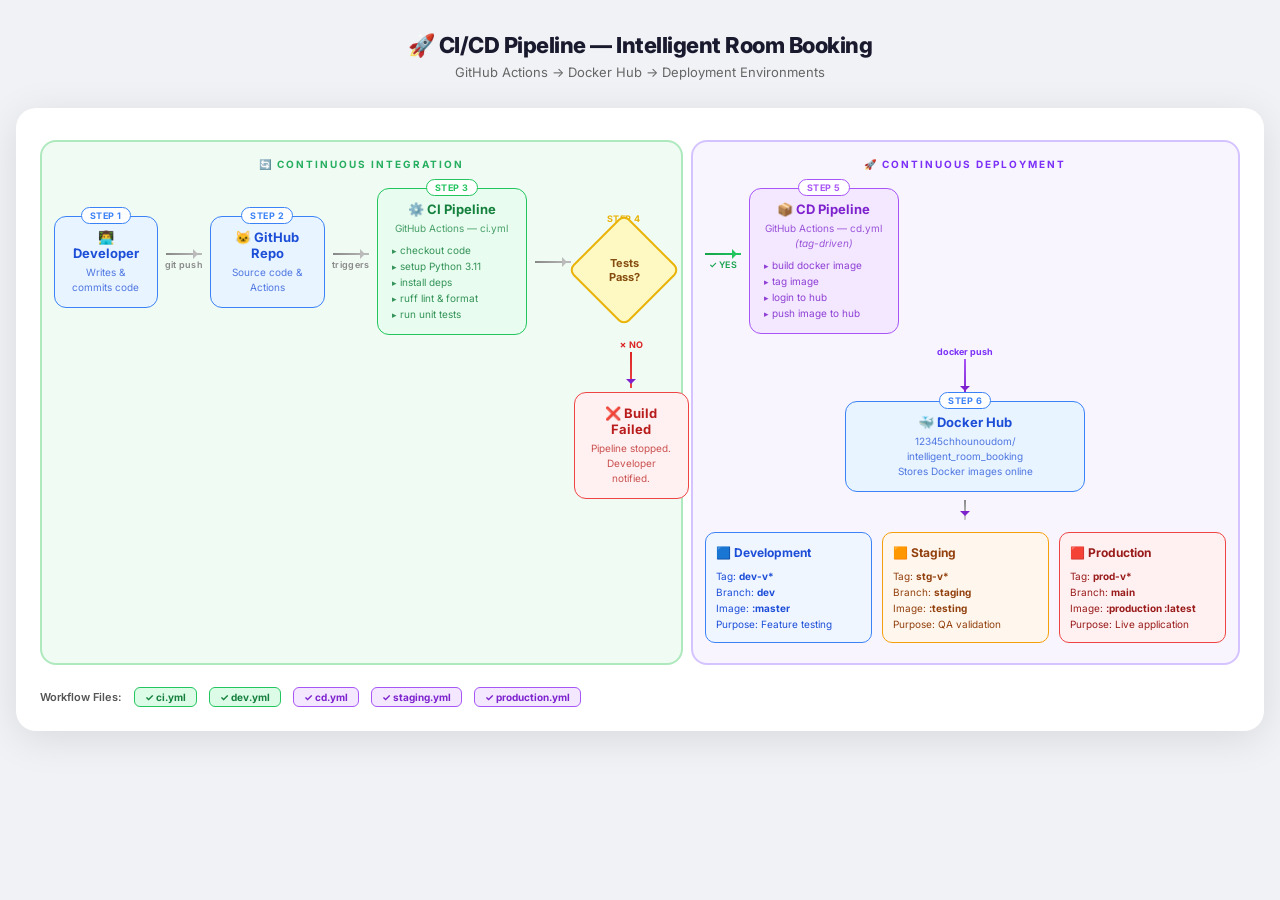
<file: CICD_FLOW.html>
<!DOCTYPE html>
<html lang="en">
<head>
  <meta charset="UTF-8" />
  <meta name="viewport" content="width=device-width, initial-scale=1.0" />
  <title>CI/CD Pipeline — Intelligent Room Booking</title>
  <link href="https://fonts.googleapis.com/css2?family=Inter:wght@400;500;600;700;800&display=swap" rel="stylesheet" />
  <style>
    *, *::before, *::after { box-sizing: border-box; margin: 0; padding: 0; }

    body {
      font-family: 'Inter', sans-serif;
      background: #f0f2f5;
      min-height: 100vh;
      display: flex;
      flex-direction: column;
      align-items: center;
      padding: 32px 16px;
    }

    h1 {
      font-size: 22px;
      font-weight: 800;
      color: #1a1a2e;
      margin-bottom: 6px;
      letter-spacing: -0.5px;
    }
    .subtitle {
      font-size: 13px;
      color: #666;
      margin-bottom: 28px;
    }

    /* ─── Diagram wrapper ─────────────────────────────── */
    .diagram {
      width: 100%;
      max-width: 1280px;
      background: #fff;
      border-radius: 20px;
      box-shadow: 0 8px 40px rgba(0,0,0,0.10);
      padding: 32px 24px 24px;
      overflow-x: auto;
    }

    /* ─── Swim lanes ──────────────────────────────────── */
    .lanes {
      display: flex;
      gap: 0;
      min-width: 900px;
    }

    .lane {
      flex: 1;
      border-radius: 16px;
      padding: 16px 12px 20px;
      position: relative;
    }
    .lane-ci {
      background: rgba(52, 199, 89, 0.07);
      border: 2px solid rgba(52, 199, 89, 0.35);
      margin-right: 8px;
    }
    .lane-cd {
      background: rgba(130, 80, 255, 0.06);
      border: 2px solid rgba(130, 80, 255, 0.30);
    }

    .lane-label {
      font-size: 10px;
      font-weight: 700;
      letter-spacing: 2px;
      text-transform: uppercase;
      color: #888;
      margin-bottom: 18px;
      text-align: center;
    }
    .lane-ci .lane-label { color: #27ae60; }
    .lane-cd .lane-label { color: #7b2ff7; }

    /* ─── Flow rows ───────────────────────────────────── */
    .flow-row {
      display: flex;
      align-items: center;
      gap: 10px;
      margin-bottom: 8px;
    }

    /* ─── Nodes ───────────────────────────────────────── */
    .node {
      border-radius: 12px;
      padding: 12px 14px;
      min-width: 110px;
      text-align: center;
      position: relative;
      transition: transform 0.2s, box-shadow 0.2s;
      cursor: default;
    }
    .node:hover {
      transform: translateY(-2px);
      box-shadow: 0 8px 24px rgba(0,0,0,0.15);
    }
    .node .step-badge {
      position: absolute;
      top: -10px;
      left: 50%;
      transform: translateX(-50%);
      background: #fff;
      border: 1.5px solid currentColor;
      border-radius: 20px;
      font-size: 9px;
      font-weight: 700;
      padding: 2px 8px;
      letter-spacing: 0.5px;
      white-space: nowrap;
    }
    .node .node-title {
      font-size: 13px;
      font-weight: 700;
      margin-bottom: 4px;
    }
    .node .node-sub {
      font-size: 10px;
      opacity: 0.75;
      line-height: 1.5;
    }
    .node ul {
      list-style: none;
      margin-top: 6px;
      text-align: left;
    }
    .node ul li {
      font-size: 10px;
      padding: 2px 0;
      opacity: 0.85;
    }
    .node ul li::before { content: "▸ "; font-size: 9px; }

    /* Node colour themes */
    .node-blue {
      background: #e8f4ff;
      border: 1.5px solid #3b82f6;
      color: #1d4ed8;
    }
    .node-blue .step-badge { color: #3b82f6; border-color: #3b82f6; }

    .node-green {
      background: #e8fdf0;
      border: 1.5px solid #22c55e;
      color: #15803d;
    }
    .node-green .step-badge { color: #22c55e; border-color: #22c55e; }

    .node-purple {
      background: #f3e8ff;
      border: 1.5px solid #a855f7;
      color: #7e22ce;
    }
    .node-purple .step-badge { color: #a855f7; border-color: #a855f7; }

    .node-red {
      background: #fff1f1;
      border: 1.5px solid #ef4444;
      color: #b91c1c;
    }

    .node-orange {
      background: #fff7e6;
      border: 1.5px solid #f59e0b;
      color: #b45309;
    }

    /* Diamond decision */
    .diamond-wrap {
      display: flex;
      flex-direction: column;
      align-items: center;
      position: relative;
      min-width: 90px;
    }
    .diamond {
      width: 80px;
      height: 80px;
      background: #fef9c3;
      border: 2px solid #eab308;
      transform: rotate(45deg);
      border-radius: 8px;
      display: flex;
      align-items: center;
      justify-content: center;
      transition: transform 0.2s;
      cursor: default;
    }
    .diamond:hover { transform: rotate(45deg) scale(1.05); }
    .diamond-inner {
      transform: rotate(-45deg);
      font-size: 11px;
      font-weight: 700;
      color: #854d0e;
      text-align: center;
      line-height: 1.3;
    }
    .diamond-step {
      font-size: 9px;
      font-weight: 700;
      color: #eab308;
      letter-spacing: 0.5px;
      margin-bottom: 6px;
    }

    /* ─── Arrows ──────────────────────────────────────── */
    .arrow {
      display: flex;
      flex-direction: column;
      align-items: center;
      color: #888;
      font-size: 9px;
      font-weight: 600;
      letter-spacing: 0.3px;
      min-width: 36px;
    }
    .arrow-line {
      height: 2px;
      width: 36px;
      background: linear-gradient(90deg, #888, #bbb);
      position: relative;
    }
    .arrow-line::after {
      content: '';
      position: absolute;
      right: -1px;
      top: -4px;
      border: 5px solid transparent;
      border-left-color: #bbb;
    }
    .arrow-label {
      margin-top: 4px;
      white-space: nowrap;
    }

    .arrow-yes {
      color: #16a34a;
    }
    .arrow-yes .arrow-line {
      background: linear-gradient(90deg, #16a34a, #22c55e);
    }
    .arrow-yes .arrow-line::after { border-left-color: #22c55e; }

    .arrow-no {
      color: #dc2626;
      flex-direction: column;
    }
    .arrow-down-line {
      width: 2px;
      height: 36px;
      background: linear-gradient(180deg, #dc2626, #ef4444);
      position: relative;
      margin: 0 auto;
    }
    .arrow-down-line::after {
      content: '';
      position: absolute;
      bottom: -1px;
      left: -4px;
      border: 5px solid transparent;
      border-top-color: #ef4444;
    }

    /* ─── CI row ──────────────────────────────────────── */
    .ci-flow {
      display: flex;
      align-items: center;
      gap: 8px;
    }

    /* ─── CD section ──────────────────────────────────── */
    .cd-upper {
      display: flex;
      align-items: center;
      gap: 8px;
      margin-bottom: 12px;
    }

    /* ─── Deployment environments ─────────────────────── */
    .envs {
      display: flex;
      gap: 10px;
      margin-top: 12px;
    }
    .env-box {
      flex: 1;
      border-radius: 10px;
      padding: 10px;
      font-size: 10px;
      line-height: 1.6;
    }
    .env-box .env-title {
      font-size: 12px;
      font-weight: 700;
      margin-bottom: 6px;
    }
    .env-dev { background: #eff6ff; border: 1.5px solid #3b82f6; color: #1d4ed8; }
    .env-stg { background: #fff7ed; border: 1.5px solid #f59e0b; color: #92400e; }
    .env-prod { background: #fff1f1; border: 1.5px solid #ef4444; color: #991b1b; }

    /* ─── Arrow down from CD to Docker Hub ───────────── */
    .arrow-down-wrap {
      display: flex;
      flex-direction: column;
      align-items: center;
      margin: 6px auto;
    }

    /* ─── Failed box row ──────────────────────────────── */
    .fail-row {
      display: flex;
      align-items: flex-start;
      margin-top: 8px;
    }

    /* ─── Legend ──────────────────────────────────────── */
    .legend {
      margin-top: 22px;
      display: flex;
      align-items: center;
      gap: 12px;
      font-size: 11px;
      color: #555;
    }
    .legend-label { font-weight: 600; }
    .badge {
      border-radius: 6px;
      padding: 3px 10px;
      font-size: 10px;
      font-weight: 700;
    }
    .badge-green { background: #dcfce7; color: #15803d; border: 1px solid #22c55e; }
    .badge-purple { background: #f3e8ff; color: #7e22ce; border: 1px solid #a855f7; }
  </style>
</head>
<body>

  <h1>🚀 CI/CD Pipeline — Intelligent Room Booking</h1>
  <p class="subtitle">GitHub Actions → Docker Hub → Deployment Environments</p>

  <div class="diagram">

    <!-- ═══ TOP FLOW (CI → Decision → CD) ═══════════════════════ -->
    <div class="lanes">

      <!-- ── CI Lane ─────────────────────────────────────────── -->
      <div class="lane lane-ci">
        <div class="lane-label">🔄 Continuous Integration</div>

        <div class="ci-flow">
          <!-- Step 1: Developer -->
          <div class="node node-blue" style="min-width:100px;">
            <div class="step-badge">STEP 1</div>
            <div class="node-title">👨‍💻 Developer</div>
            <div class="node-sub">Writes &amp; commits code</div>
          </div>

          <!-- Arrow -->
          <div class="arrow">
            <div class="arrow-line"></div>
            <div class="arrow-label">git push</div>
          </div>

          <!-- Step 2: GitHub Repo -->
          <div class="node node-blue" style="min-width:115px;">
            <div class="step-badge">STEP 2</div>
            <div class="node-title">🐱 GitHub Repo</div>
            <div class="node-sub">Source code &amp; Actions</div>
          </div>

          <!-- Arrow -->
          <div class="arrow">
            <div class="arrow-line"></div>
            <div class="arrow-label">triggers</div>
          </div>

          <!-- Step 3: CI Pipeline box -->
          <div class="node node-green" style="min-width:150px; text-align:left;">
            <div class="step-badge">STEP 3</div>
            <div class="node-title" style="text-align:center;">⚙️ CI Pipeline</div>
            <div class="node-sub" style="text-align:center;">GitHub Actions — ci.yml</div>
            <ul>
              <li>checkout code</li>
              <li>setup Python 3.11</li>
              <li>install deps</li>
              <li>ruff lint &amp; format</li>
              <li>run unit tests</li>
            </ul>
          </div>

          <!-- Arrow to decision -->
          <div class="arrow">
            <div class="arrow-line"></div>
          </div>

          <!-- Step 4: Decision diamond -->
          <div class="diamond-wrap">
            <div class="diamond-step">STEP 4</div>
            <div class="diamond">
              <div class="diamond-inner">Tests<br/>Pass?</div>
            </div>
          </div>

        </div><!-- /ci-flow -->

        <!-- Build Failed (NO path) -->
        <div style="display:flex; margin-top:4px; padding-left: calc(100% - 95px);">
          <div style="display:flex; flex-direction:column; align-items:center;">
            <div class="arrow-no" style="font-size:9px; color:#dc2626; font-weight:700; margin-bottom:2px;">✗ NO</div>
            <div class="arrow-down-line"></div>
            <div class="node node-red" style="min-width:115px; margin-top:4px;">
              <div class="node-title">❌ Build Failed</div>
              <div class="node-sub">Pipeline stopped.<br/>Developer notified.</div>
            </div>
          </div>
        </div>

      </div><!-- /lane-ci -->

      <!-- ── CD Lane ─────────────────────────────────────────── -->
      <div class="lane lane-cd">
        <div class="lane-label">🚀 Continuous Deployment</div>

        <!-- YES arrow + CD Pipeline -->
        <div class="cd-upper" style="margin-top: 18px;">
          <div class="arrow arrow-yes" style="min-width:30px;">
            <div class="arrow-line"></div>
            <div class="arrow-label">✓ YES</div>
          </div>

          <!-- Step 5: CD Pipeline -->
          <div class="node node-purple" style="min-width:150px; text-align:left;">
            <div class="step-badge">STEP 5</div>
            <div class="node-title" style="text-align:center;">📦 CD Pipeline</div>
            <div class="node-sub" style="text-align:center;">GitHub Actions — cd.yml<br/><em>(tag-driven)</em></div>
            <ul>
              <li>build docker image</li>
              <li>tag image</li>
              <li>login to hub</li>
              <li>push image to hub</li>
            </ul>
          </div>
        </div>

        <!-- Arrow down to Docker Hub -->
        <div class="arrow-down-wrap">
          <div style="font-size:9px; font-weight:700; color:#7b2ff7; margin-bottom:2px;">docker push</div>
          <div class="arrow-down-line" style="background: linear-gradient(180deg,#a855f7,#7e22ce);">
            <style>.arrow-down-line::after{border-top-color:#7e22ce;}</style>
          </div>
        </div>

        <!-- Step 6: Docker Hub -->
        <div class="node node-blue" style="margin: 4px auto 0; max-width:240px;">
          <div class="step-badge">STEP 6</div>
          <div class="node-title">🐳 Docker Hub</div>
          <div class="node-sub">12345chhounoudom/<br/>intelligent_room_booking<br/>Stores Docker images online</div>
        </div>

        <!-- Arrow down to envs -->
        <div class="arrow-down-wrap" style="margin-top:8px;">
          <div class="arrow-down-line" style="height:20px; background:linear-gradient(180deg,#888,#ccc);">
            <style>#env-arrow::after{border-top-color:#ccc;}</style>
          </div>
        </div>

        <!-- Deployment environments -->
        <div class="envs">
          <div class="env-box env-dev">
            <div class="env-title">🟦 Development</div>
            <div>Tag: <b>dev-v*</b></div>
            <div>Branch: <b>dev</b></div>
            <div>Image: <b>:master</b></div>
            <div>Purpose: Feature testing</div>
          </div>
          <div class="env-box env-stg">
            <div class="env-title">🟧 Staging</div>
            <div>Tag: <b>stg-v*</b></div>
            <div>Branch: <b>staging</b></div>
            <div>Image: <b>:testing</b></div>
            <div>Purpose: QA validation</div>
          </div>
          <div class="env-box env-prod">
            <div class="env-title">🟥 Production</div>
            <div>Tag: <b>prod-v*</b></div>
            <div>Branch: <b>main</b></div>
            <div>Image: <b>:production :latest</b></div>
            <div>Purpose: Live application</div>
          </div>
        </div>

      </div><!-- /lane-cd -->

    </div><!-- /lanes -->

    <!-- Legend -->
    <div class="legend">
      <span class="legend-label">Workflow Files:</span>
      <span class="badge badge-green">✓ ci.yml</span>
      <span class="badge badge-green">✓ dev.yml</span>
      <span class="badge badge-purple">✓ cd.yml</span>
      <span class="badge badge-purple">✓ staging.yml</span>
      <span class="badge badge-purple">✓ production.yml</span>
    </div>

  </div><!-- /diagram -->

</body>
</html>
</file>
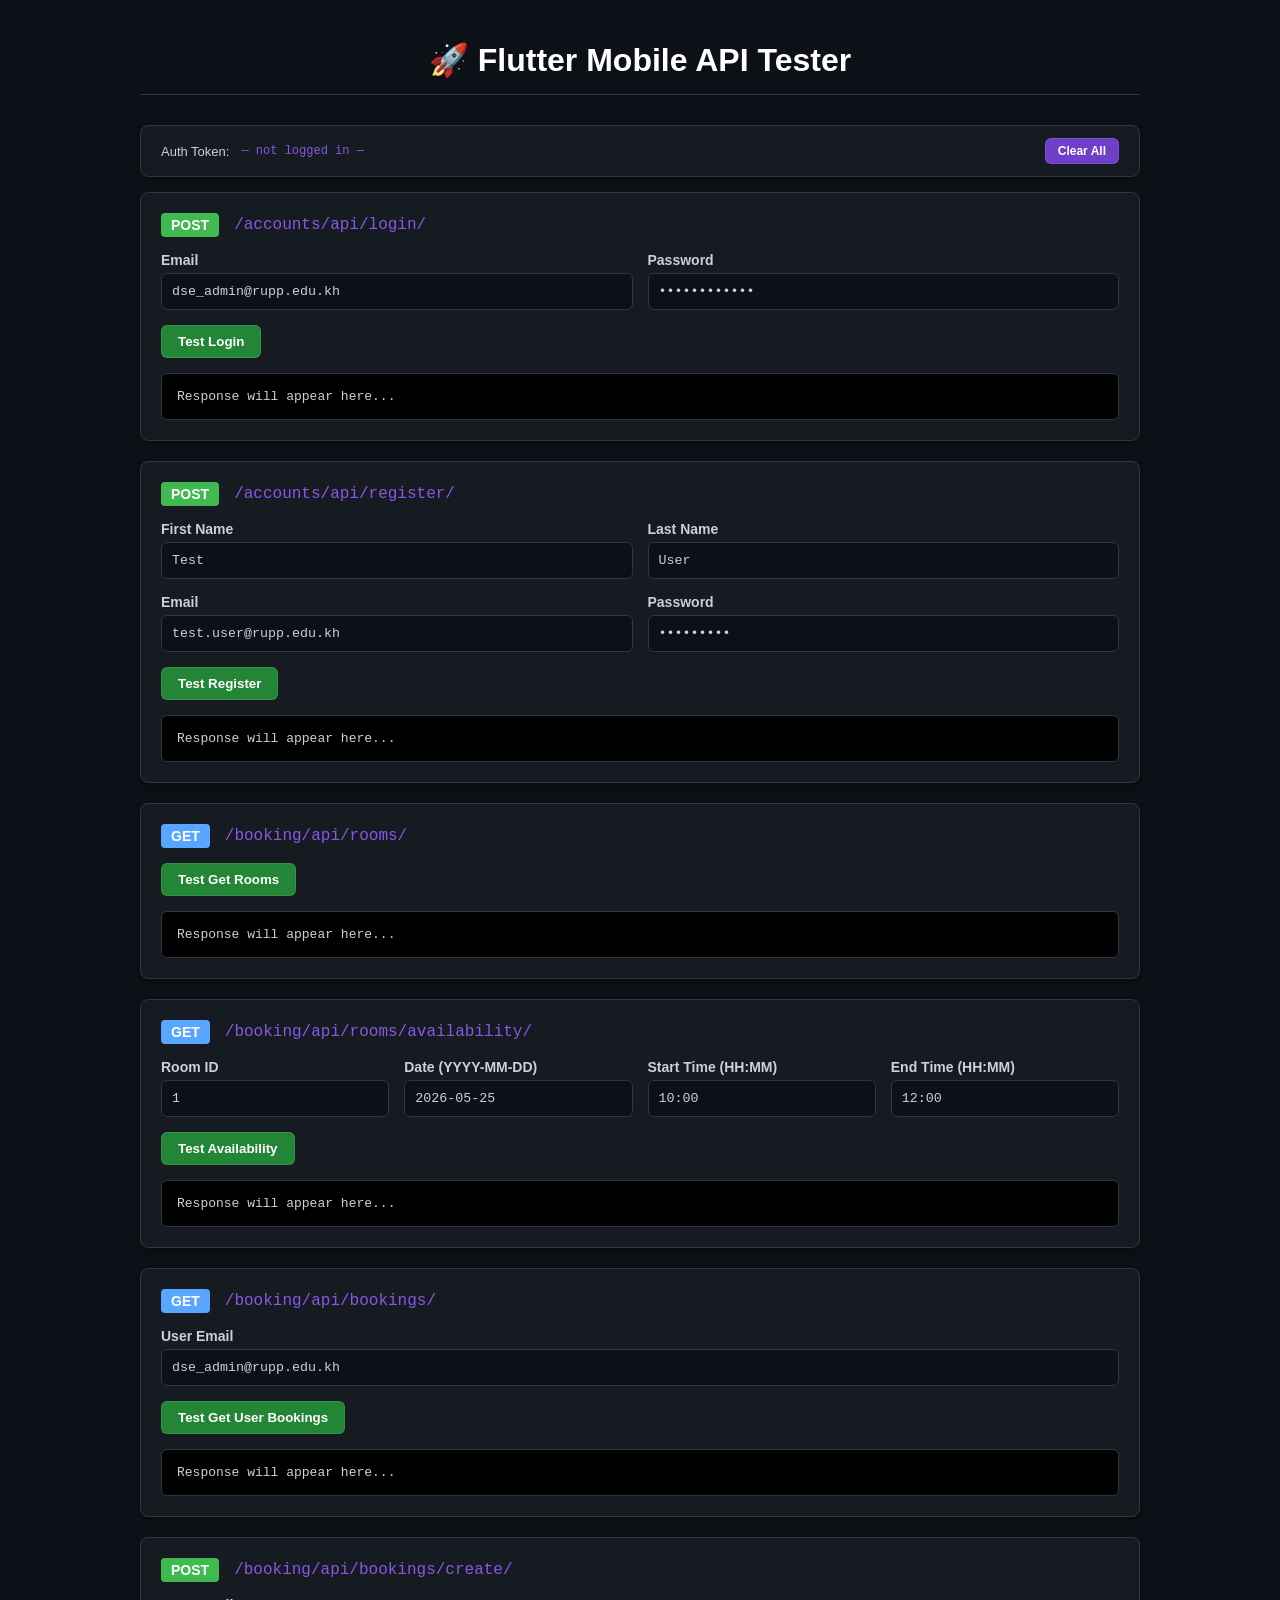
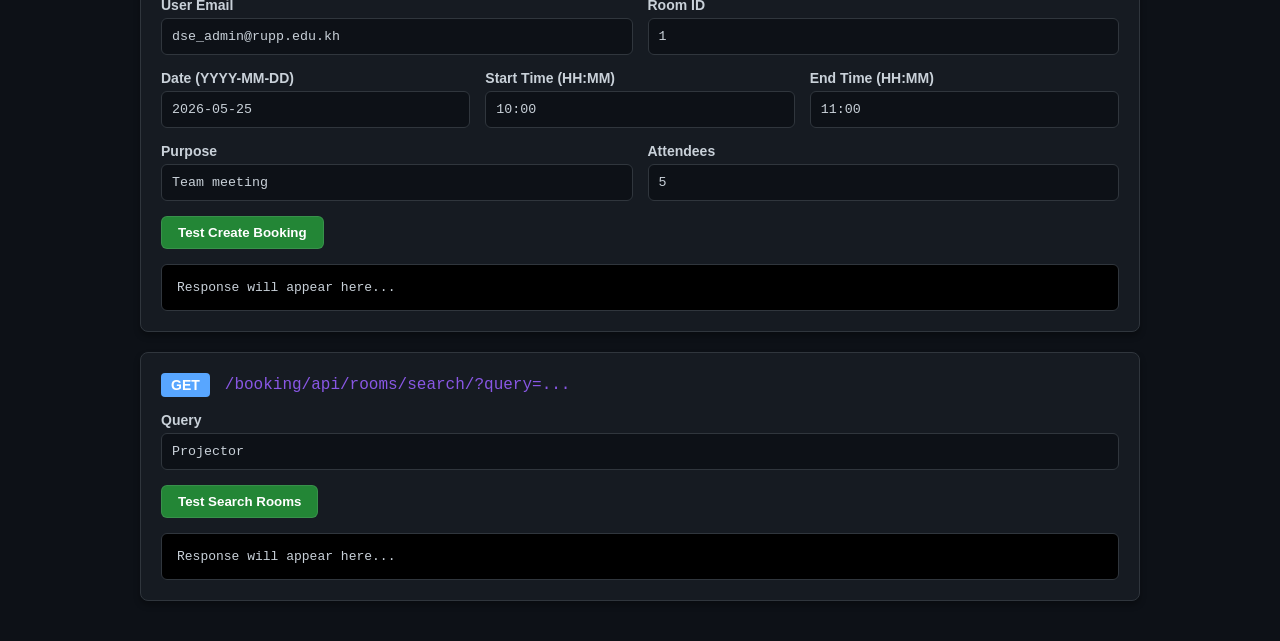
<file: templates/api_test.html>
<!DOCTYPE html>
<html lang="en">
<head>
    <meta charset="UTF-8">
    <meta name="viewport" content="width=device-width, initial-scale=1.0">
    <title>API Testing Dashboard</title>
    <style>
        :root {
            --bg-color: #0d1117;
            --card-bg: #161b22;
            --text-color: #c9d1d9;
            --border-color: #30363d;
            --primary-color: #58a6ff;
            --success-color: #3fb950;
            --danger-color: #f85149;
            --accent-color: #8957e5;
        }

        body {
            font-family: -apple-system, BlinkMacSystemFont, "Segoe UI", Helvetica, Arial, sans-serif;
            background-color: var(--bg-color);
            color: var(--text-color);
            margin: 0;
            padding: 20px;
            display: flex;
            flex-direction: column;
            align-items: center;
        }

        .container {
            width: 100%;
            max-width: 1000px;
        }

        h1 {
            color: #ffffff;
            margin-bottom: 30px;
            text-align: center;
            border-bottom: 1px solid var(--border-color);
            padding-bottom: 15px;
        }

        .endpoint-card {
            background-color: var(--card-bg);
            border: 1px solid var(--border-color);
            border-radius: 8px;
            padding: 20px;
            margin-bottom: 20px;
            box-shadow: 0 4px 6px rgba(0,0,0,0.3);
        }

        .endpoint-header {
            display: flex;
            align-items: center;
            margin-bottom: 15px;
        }

        .method-badge {
            background-color: var(--primary-color);
            color: #000;
            font-weight: bold;
            padding: 4px 10px;
            border-radius: 4px;
            margin-right: 15px;
            font-size: 14px;
        }
        
        .method-badge.post { background-color: var(--success-color); color: #fff; }
        .method-badge.get { background-color: var(--primary-color); color: #fff; }

        .url-text {
            font-family: monospace;
            font-size: 16px;
            color: var(--accent-color);
        }

        .input-group {
            margin-bottom: 15px;
        }

        label {
            display: block;
            margin-bottom: 5px;
            font-weight: 600;
            font-size: 14px;
        }

        input[type="text"], input[type="email"], input[type="password"], textarea {
            width: 100%;
            padding: 10px;
            background-color: var(--bg-color);
            border: 1px solid var(--border-color);
            color: var(--text-color);
            border-radius: 6px;
            font-family: monospace;
            box-sizing: border-box;
        }

        textarea {
            resize: vertical;
            height: 120px;
        }

        button {
            background-color: #238636;
            color: white;
            border: 1px solid rgba(240,246,252,0.1);
            padding: 8px 16px;
            border-radius: 6px;
            font-weight: 600;
            cursor: pointer;
            transition: 0.2s;
        }

        button:hover {
            background-color: #2ea043;
        }

        .response-area {
            margin-top: 15px;
            background-color: #000;
            border: 1px solid var(--border-color);
            border-radius: 6px;
            padding: 15px;
            overflow-x: auto;
            max-height: 400px;
        }

        pre {
            margin: 0;
            font-family: monospace;
            font-size: 13px;
            white-space: pre-wrap;
            word-wrap: break-word;
        }

        .flex-row {
            display: flex;
            gap: 15px;
        }

        .flex-row > .input-group {
            flex: 1;
        }
    </style>
</head>
<body>
    <div class="container">
        <h1>🚀 Flutter Mobile API Tester</h1>

        <!-- Status Bar -->
        <div class="endpoint-card" style="padding:12px 20px; margin-bottom:15px; display:flex; align-items:center; gap:12px; flex-wrap:wrap;">
            <span style="font-size:13px; color:var(--text-color);">Auth Token:</span>
            <code id="status-token" style="flex:1; font-family:monospace; font-size:12px; color:var(--accent-color); word-break:break-all;">— not logged in —</code>
            <button onclick="clearAll()" style="background:#6e40c9; padding:5px 12px; font-size:12px;">Clear All</button>
        </div>

        <!-- 1. Mobile Login -->
        <div class="endpoint-card">
            <div class="endpoint-header">
                <span class="method-badge post">POST</span>
                <span class="url-text">/accounts/api/login/</span>
            </div>
            <div class="flex-row">
                <div class="input-group">
                    <label>Email</label>
                    <input type="email" id="login-email" value="dse_admin@rupp.edu.kh">
                </div>
                <div class="input-group">
                    <label>Password</label>
                    <input type="password" id="login-password" value="Dseadmin123!">
                </div>
            </div>
            <button onclick="testLogin()">Test Login</button>
            <div class="response-area" id="login-response"><pre>Response will appear here...</pre></div>
        </div>

        <!-- 2. Mobile Register -->
        <div class="endpoint-card">
            <div class="endpoint-header">
                <span class="method-badge post">POST</span>
                <span class="url-text">/accounts/api/register/</span>
            </div>
            <div class="flex-row">
                <div class="input-group">
                    <label>First Name</label>
                    <input type="text" id="reg-first" value="Test">
                </div>
                <div class="input-group">
                    <label>Last Name</label>
                    <input type="text" id="reg-last" value="User">
                </div>
            </div>
            <div class="flex-row">
                <div class="input-group">
                    <label>Email</label>
                    <input type="email" id="reg-email" value="test.user@rupp.edu.kh">
                </div>
                <div class="input-group">
                    <label>Password</label>
                    <input type="password" id="reg-password" value="Test1234!">
                </div>
            </div>
            <button onclick="testRegister()">Test Register</button>
            <div class="response-area" id="register-response"><pre>Response will appear here...</pre></div>
        </div>

        <!-- 3. Get Rooms -->
        <div class="endpoint-card">
            <div class="endpoint-header">
                <span class="method-badge get">GET</span>
                <span class="url-text">/booking/api/rooms/</span>
            </div>
            <button onclick="testGetRooms()">Test Get Rooms</button>
            <div class="response-area" id="rooms-response"><pre>Response will appear here...</pre></div>
        </div>

        <!-- 4. Check Room Availability -->
        <div class="endpoint-card">
            <div class="endpoint-header">
                <span class="method-badge get">GET</span>
                <span class="url-text">/booking/api/rooms/availability/</span>
            </div>
            <div class="flex-row">
                <div class="input-group">
                    <label>Room ID</label>
                    <input type="text" id="avail-room-id" value="1">
                </div>
                <div class="input-group">
                    <label>Date (YYYY-MM-DD)</label>
                    <input type="text" id="avail-date" value="2026-05-25">
                </div>
                <div class="input-group">
                    <label>Start Time (HH:MM)</label>
                    <input type="text" id="avail-start" value="10:00">
                </div>
                <div class="input-group">
                    <label>End Time (HH:MM)</label>
                    <input type="text" id="avail-end" value="12:00">
                </div>
            </div>
            <button onclick="testAvailability()">Test Availability</button>
            <div class="response-area" id="avail-response"><pre>Response will appear here...</pre></div>
        </div>

        <!-- 5. Get User Bookings -->
        <div class="endpoint-card">
            <div class="endpoint-header">
                <span class="method-badge get">GET</span>
                <span class="url-text">/booking/api/bookings/</span>
            </div>
            <div class="input-group">
                <label>User Email</label>
                <input type="email" id="bookings-email" value="dse_admin@rupp.edu.kh">
            </div>
            <button onclick="testGetBookings()">Test Get User Bookings</button>
            <div class="response-area" id="bookings-response"><pre>Response will appear here...</pre></div>
        </div>

        <!-- 6. Create Booking -->
        <div class="endpoint-card">
            <div class="endpoint-header">
                <span class="method-badge post">POST</span>
                <span class="url-text">/booking/api/bookings/create/</span>
            </div>
            <div class="flex-row">
                <div class="input-group">
                    <label>User Email</label>
                    <input type="email" id="create-email" value="dse_admin@rupp.edu.kh">
                </div>
                <div class="input-group">
                    <label>Room ID</label>
                    <input type="text" id="create-room-id" value="1">
                </div>
            </div>
            <div class="flex-row">
                <div class="input-group">
                    <label>Date (YYYY-MM-DD)</label>
                    <input type="text" id="create-date" value="2026-05-25">
                </div>
                <div class="input-group">
                    <label>Start Time (HH:MM)</label>
                    <input type="text" id="create-start" value="10:00">
                </div>
                <div class="input-group">
                    <label>End Time (HH:MM)</label>
                    <input type="text" id="create-end" value="11:00">
                </div>
            </div>
            <div class="flex-row">
                <div class="input-group">
                    <label>Purpose</label>
                    <input type="text" id="create-purpose" value="Team meeting">
                </div>
                <div class="input-group">
                    <label>Attendees</label>
                    <input type="text" id="create-attendees" value="5">
                </div>
            </div>
            <button onclick="testCreateBooking()">Test Create Booking</button>
            <div class="response-area" id="create-booking-response"><pre>Response will appear here...</pre></div>
        </div>

        <!-- 7. Search Rooms -->
        <div class="endpoint-card">
            <div class="endpoint-header">
                <span class="method-badge get">GET</span>
                <span class="url-text">/booking/api/rooms/search/?query=...</span>
            </div>
            <div class="input-group">
                <label>Query</label>
                <input type="text" id="search-query" value="Projector">
            </div>
            <button onclick="testSearchRooms()">Test Search Rooms</button>
            <div class="response-area" id="search-response"><pre>Response will appear here...</pre></div>
        </div>

    </div>


    <script>
        const formatJSON = (data) => JSON.stringify(data, null, 2);
        let _token = null;

        async function doRequest(url, method, body = null) {
            const options = {
                method,
                headers: {
                    'Content-Type': 'application/json',
                }
            };
            if (body) {
                options.body = JSON.stringify(body);
            }
            try {
                const response = await fetch(url, options);
                const data = await response.json();
                return { status: response.status, ok: response.ok, data };
            } catch (err) {
                return { status: 'Error', ok: false, data: err.toString() };
            }
        }

        function clearAll() {
            document.querySelectorAll('.response-area').forEach(el => {
                el.innerHTML = '<pre>Response will appear here...</pre>';
            });
            _token = null;
            document.getElementById('status-token').textContent = '— not logged in —';
        }

        async function testLogin() {
            const el = document.getElementById('login-response');
            el.innerHTML = '<pre>Loading...</pre>';
            const body = {
                email: document.getElementById('login-email').value,
                password: document.getElementById('login-password').value
            };
            const res = await doRequest('/accounts/api/login/', 'POST', body);
            if (res.ok && res.data.success) {
                _token = res.data.token;
                document.getElementById('status-token').textContent = `token=${_token}  |  user_id=${res.data.user?.id}  |  email=${res.data.user?.email}`;
            }
            el.innerHTML = `<pre style="color: ${res.ok ? 'inherit' : 'var(--danger-color)'}">${formatJSON(res.data)}</pre>`;
        }

        async function testRegister() {
            const el = document.getElementById('register-response');
            el.innerHTML = '<pre>Loading...</pre>';
            const body = {
                email: document.getElementById('reg-email').value,
                password: document.getElementById('reg-password').value,
                first_name: document.getElementById('reg-first').value,
                last_name: document.getElementById('reg-last').value,
            };
            const res = await doRequest('/accounts/api/register/', 'POST', body);
            el.innerHTML = `<pre style="color: ${res.ok ? 'inherit' : 'var(--danger-color)'}">${formatJSON(res.data)}</pre>`;
        }

        async function testGetRooms() {
            const el = document.getElementById('rooms-response');
            el.innerHTML = '<pre>Loading...</pre>';
            const res = await doRequest('/booking/api/rooms/', 'GET');
            el.innerHTML = `<pre style="color: ${res.ok ? 'inherit' : 'var(--danger-color)'}">${formatJSON(res.data)}</pre>`;
        }

        async function testAvailability() {
            const el = document.getElementById('avail-response');
            el.innerHTML = '<pre>Loading...</pre>';
            const params = new URLSearchParams({
                room_id: document.getElementById('avail-room-id').value,
                date: document.getElementById('avail-date').value,
                start_time: document.getElementById('avail-start').value,
                end_time: document.getElementById('avail-end').value
            });
            const res = await doRequest(`/booking/api/rooms/availability/?${params.toString()}`, 'GET');
            el.innerHTML = `<pre style="color: ${res.ok ? 'inherit' : 'var(--danger-color)'}">${formatJSON(res.data)}</pre>`;
        }

        async function testGetBookings() {
            const el = document.getElementById('bookings-response');
            el.innerHTML = '<pre>Loading...</pre>';
            const params = new URLSearchParams({
                user_email: document.getElementById('bookings-email').value
            });
            const res = await doRequest(`/booking/api/bookings/?${params.toString()}`, 'GET');
            el.innerHTML = `<pre style="color: ${res.ok ? 'inherit' : 'var(--danger-color)'}">${formatJSON(res.data)}</pre>`;
        }

        async function testCreateBooking() {
            const el = document.getElementById('create-booking-response');
            el.innerHTML = '<pre>Loading...</pre>';
            const body = {
                user_email: document.getElementById('create-email').value,
                room_id: parseInt(document.getElementById('create-room-id').value),
                date: document.getElementById('create-date').value,
                start_time: document.getElementById('create-start').value,
                end_time: document.getElementById('create-end').value,
                purpose: document.getElementById('create-purpose').value,
                attendees: parseInt(document.getElementById('create-attendees').value),
            };
            const res = await doRequest('/booking/api/bookings/create/', 'POST', body);
            el.innerHTML = `<pre style="color: ${res.ok ? 'inherit' : 'var(--danger-color)'}">${formatJSON(res.data)}</pre>`;
        }

        async function testSearchRooms() {
            const el = document.getElementById('search-response');
            el.innerHTML = '<pre>Loading...</pre>';
            const params = new URLSearchParams({
                query: document.getElementById('search-query').value
            });
            const res = await doRequest(`/booking/api/rooms/search/?${params.toString()}`, 'GET');
            el.innerHTML = `<pre style="color: ${res.ok ? 'inherit' : 'var(--danger-color)'}">${formatJSON(res.data)}</pre>`;
        }
    </script>
</body>
</html>
</file>
